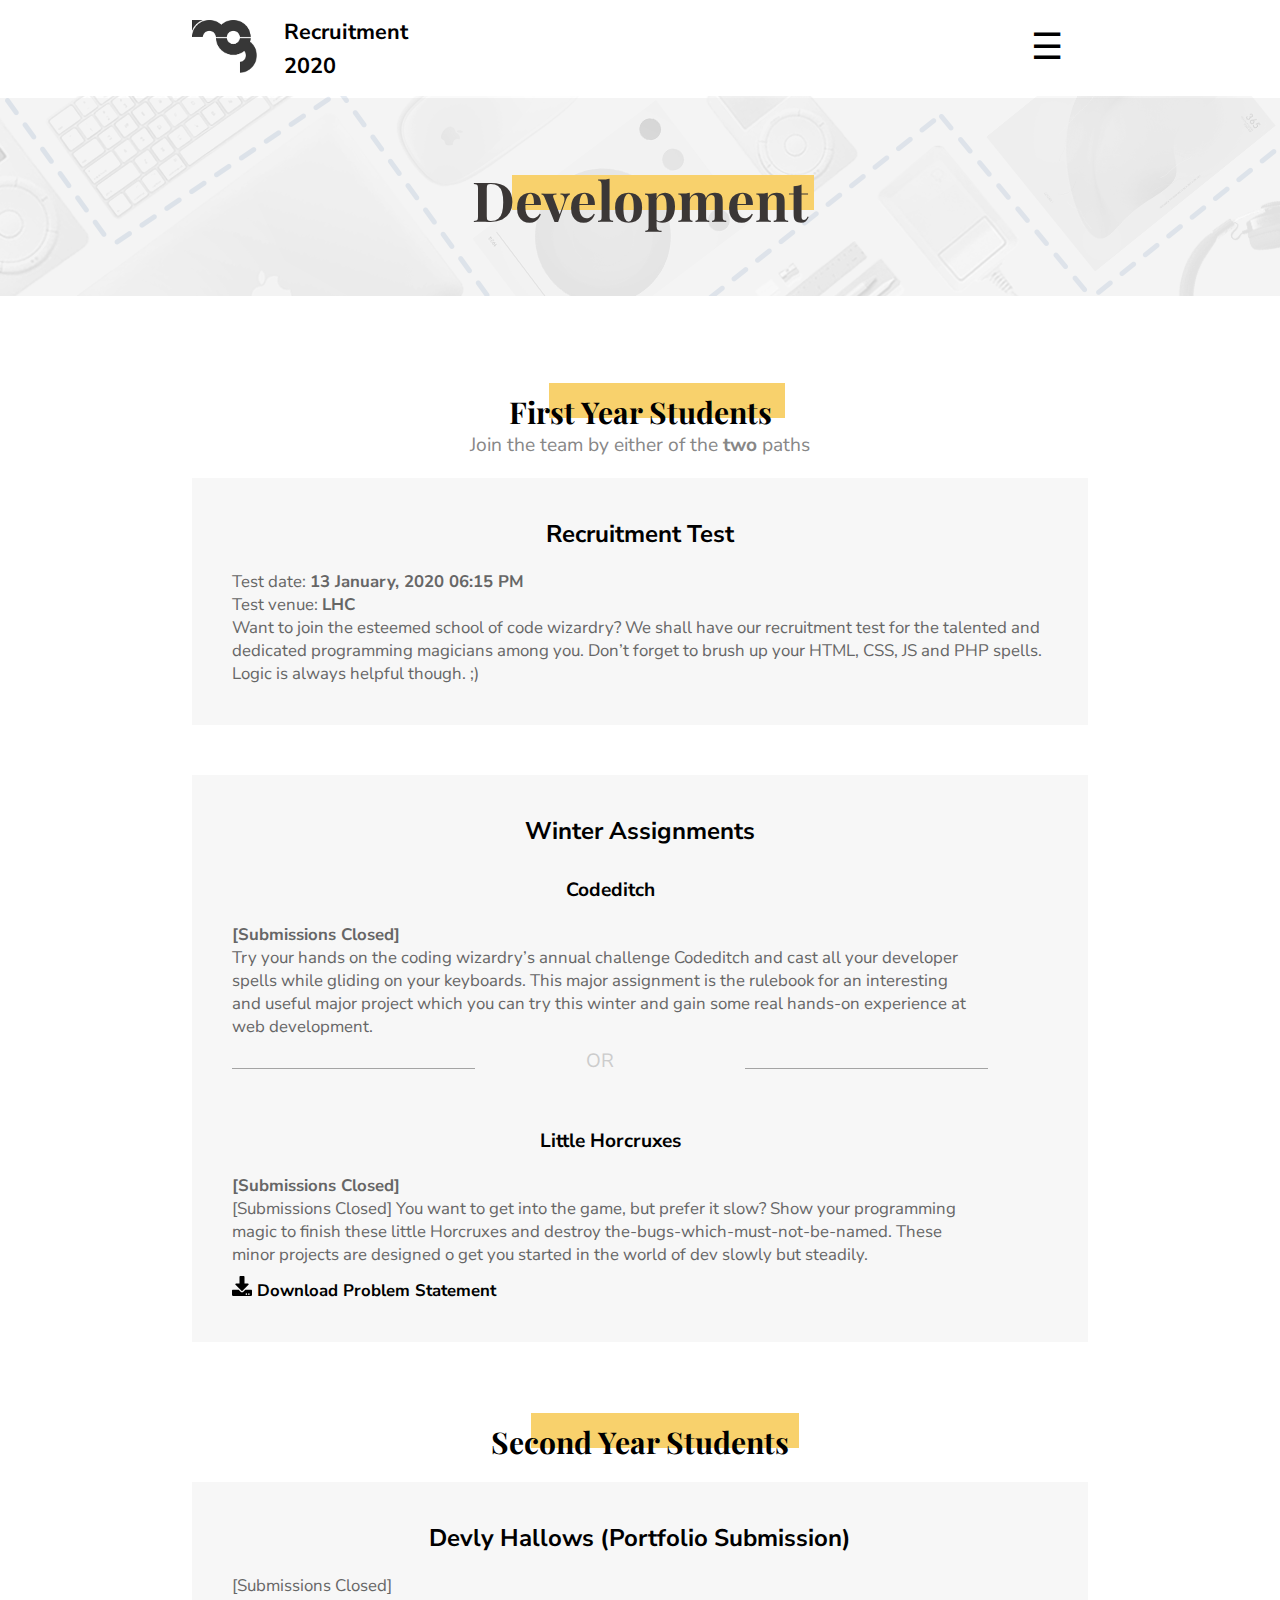
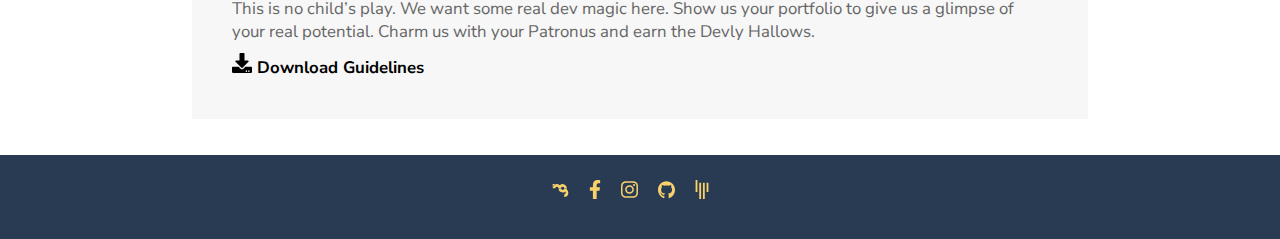
<file: development/index.html>
<!DOCTYPE html>
<html lang="en" dir="ltr">

<head>
  <meta charset="utf-8">
  <title>IMG Recruitment 2020</title>
  <link rel="stylesheet" href="styles.css">
  <link href="https://fonts.googleapis.com/css?family=Nunito+Sans:400,700,900|Playfair+Display:700&display=swap" rel="stylesheet" />
  <link rel="icon" href="../photos/favicon.ico" type="image/ico" />
</head>

<body>
  <div id="mySidenav" class="sidenav">
    <a href="javascript:void(0)" class="closebtn" onclick="closeNav()">&times;</a>
    <a href="../main/index.html">Home</a>
    <a href="#">About Us</a>
    <a href="index.html">Development</a>
    <a href="#">Design</a>
  </div>
  <div class="navbar">
    <div class="logo">
      <div class="nav-img-logo">
        <img src="../photos/imglogo.png" alt="img-logo">
      </div>
      <div class="nav-recruitments">
        Recruitment
      </div>
      <div class="nav-2020">
        2020
      </div>
    </div>
    <div class="menu">
      <a href="../main/index.html" class="navlink">Home</a>
      <a href="#" class="navlink">About Us</a>
      <a href="index.html" class="navlink">Development</a>
      <a href="#" class="navlink">Design</a>
    </div>
    <div class="side-nav">
      <a href="javascript: void(0)" onclick="openNav()">&#9776;</a>
    </div>

  </div>
  <div class="page">
    <div class="page-heading">
      <h1 class="year-title">
        <div class="bg-box"></div>
        <div class="year">
          Development
        </div>
      </h1>
    </div>
    <div class="dev-main">
      <div class="dev-content">
        <div class="first-yr">
          <h1 class="year-title">
            <div class="bg-box"></div>
            <div class="year">
              First Year Students
            </div>
          </h1>
          <div class="year-description">
            Join the team by either of the <strong>two</strong> paths
          </div>
        </div>
        <div class="recruitment-test">
          <div class="method-container">
            <div class="method-heading">
              Recruitment Test
            </div>
            <div class="method-description">
              Test date: <strong>13 January, 2020 06:15 PM</strong> <br>
              Test venue: <strong>LHC</strong> <br>
              Want to join the esteemed school of code wizardry? We shall have our recruitment test for the talented and dedicated programming magicians among you. Don’t forget to brush up your HTML, CSS, JS and PHP spells. Logic is always helpful
              though. ;)
            </div>
          </div>
        </div>
        <div class="winter-assignments">
          <div class="method-container">
            <div class="method-heading">
              Winter Assignments
            </div>
            <div class="assignment-grid">
              <div class="assignment-choice-1">
                <div class="method-heading">
                  Codeditch
                </div>
                <div class="method-description">
                  <strong>[Submissions Closed]</strong> <br>
                  Try your hands on the coding wizardry’s annual challenge
                  Codeditch and cast all your developer spells while gliding
                  on your keyboards. This major assignment is the rulebook for
                  an interesting and useful major project which you can try this
                  winter and gain some real hands-on experience at web development.
                </div>
              </div>
              <div class="or">
                <div class="or-line-up"></div>
                <div class="or-or">
                  OR
                </div>
                <div class="or-line-down"></div>
              </div>
              <div class="assignment-choice-2">
                <div class="method-heading">
                  Little Horcruxes
                </div>
                <div class="method-description">
                  <strong>[Submissions Closed]</strong> <br>
                  [Submissions Closed]
                  You want to get into the game, but prefer it slow? Show your
                  programming magic to finish these little Horcruxes and destroy
                  the-bugs-which-must-not-be-named. These minor projects are designed
                  o get you started in the world of dev slowly but steadily.
                  <div class="download-btn">
                    <img class="download" src="../photos/download.svg" alt="download">
                    Download Problem Statement
                  </div>
                </div>
              </div>
            </div>
          </div>
        </div>
        <div class="second-yr">
          <h1 class="year-title">
            <div class="bg-box"></div>
            <div class="year">
              Second Year Students
            </div>
          </h1>
        </div>
        <div class="devly-hallows">
          <div class="method-container">
            <div class="method-heading">
              Devly Hallows (Portfolio Submission)
            </div>
            <div class="method-description">
              [Submissions Closed] <br>
              This is no child’s play. We want some real dev magic here. Show us your portfolio to give us a glimpse of your real potential. Charm us with your Patronus and earn the Devly Hallows.
              <div class="download-btn">
                <img class="download" src="../photos/download.svg" alt="download">
                Download Guidelines
              </div>
            </div>
          </div>

        </div>
      </div>
    </div>
    <div class="footer">
      <div class="footer-social">
        <a href="#"><img src="../photos/social_icons/website.svg" alt="img"></a>
        <a href="#"><img src="../photos/social_icons/fb.svg" alt="" class="fb"></a>
        <a href="#"><img src="../photos/social_icons/instagram.svg" alt=""></a>
        <a href="#"><img src="../photos/social_icons/github.svg" alt=""></a>
        <a href="#"><img src="../photos/social_icons/gitter.svg" alt="" class="gitter"></a>
      </div>
      <div class="footer-links">
        <a href="#">ABOUT US</a>
        <a href="index.html">DEVELOPMENT</a>
        <a href="#">DESIGN</a>
      </div>
    </div>

  </div>
  <script type="text/javascript">
    window.onscroll = function() {
      box_shadow();
    }
    var navbar = document.querySelector(".navbar");

    function box_shadow() {
      if (window.pageYOffset > 0) {
        navbar.classList.add("box-shadow");
      } else {
        navbar.classList.remove("box-shadow");
      }
    }

    function openNav() {
      document.querySelector("#mySidenav").style.width = "350px";
    }

    function closeNav() {
      document.querySelector("#mySidenav").style.width = "0";
    }

  </script>
</body>


</html>
</file>
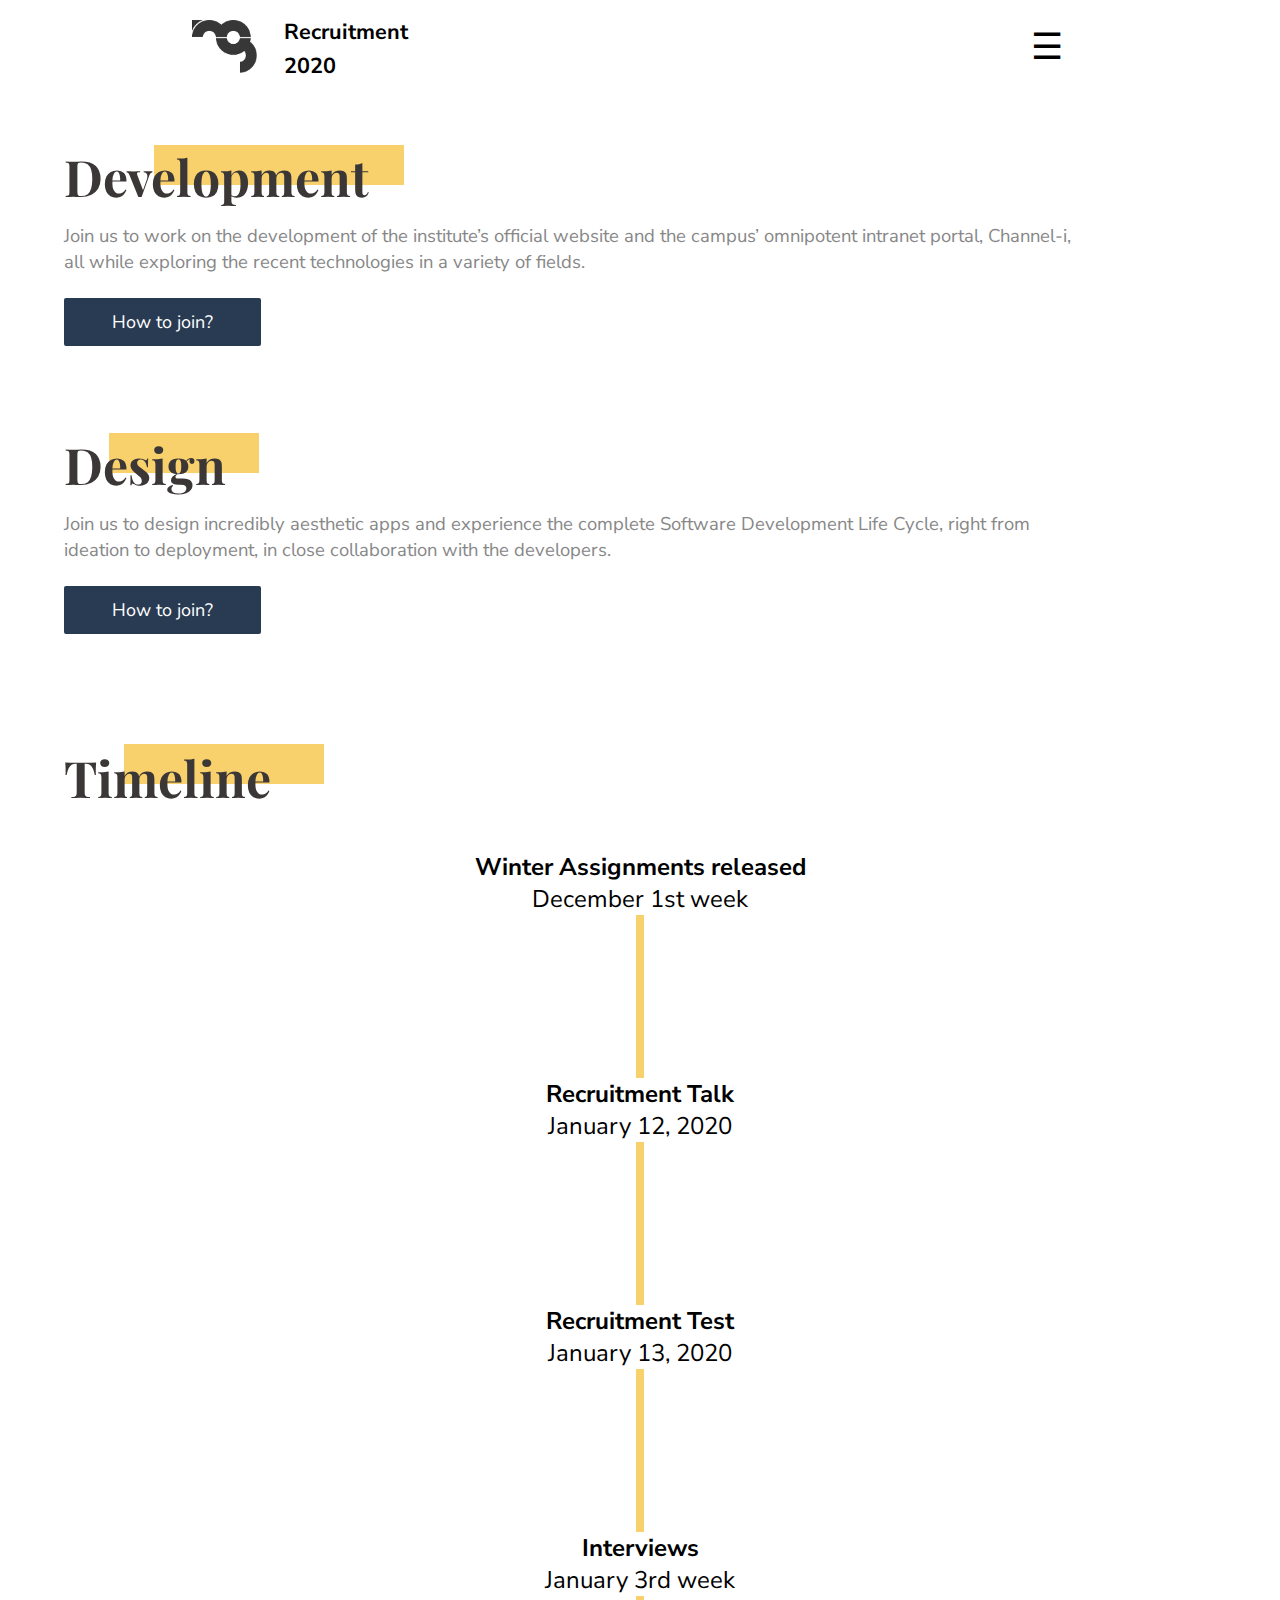
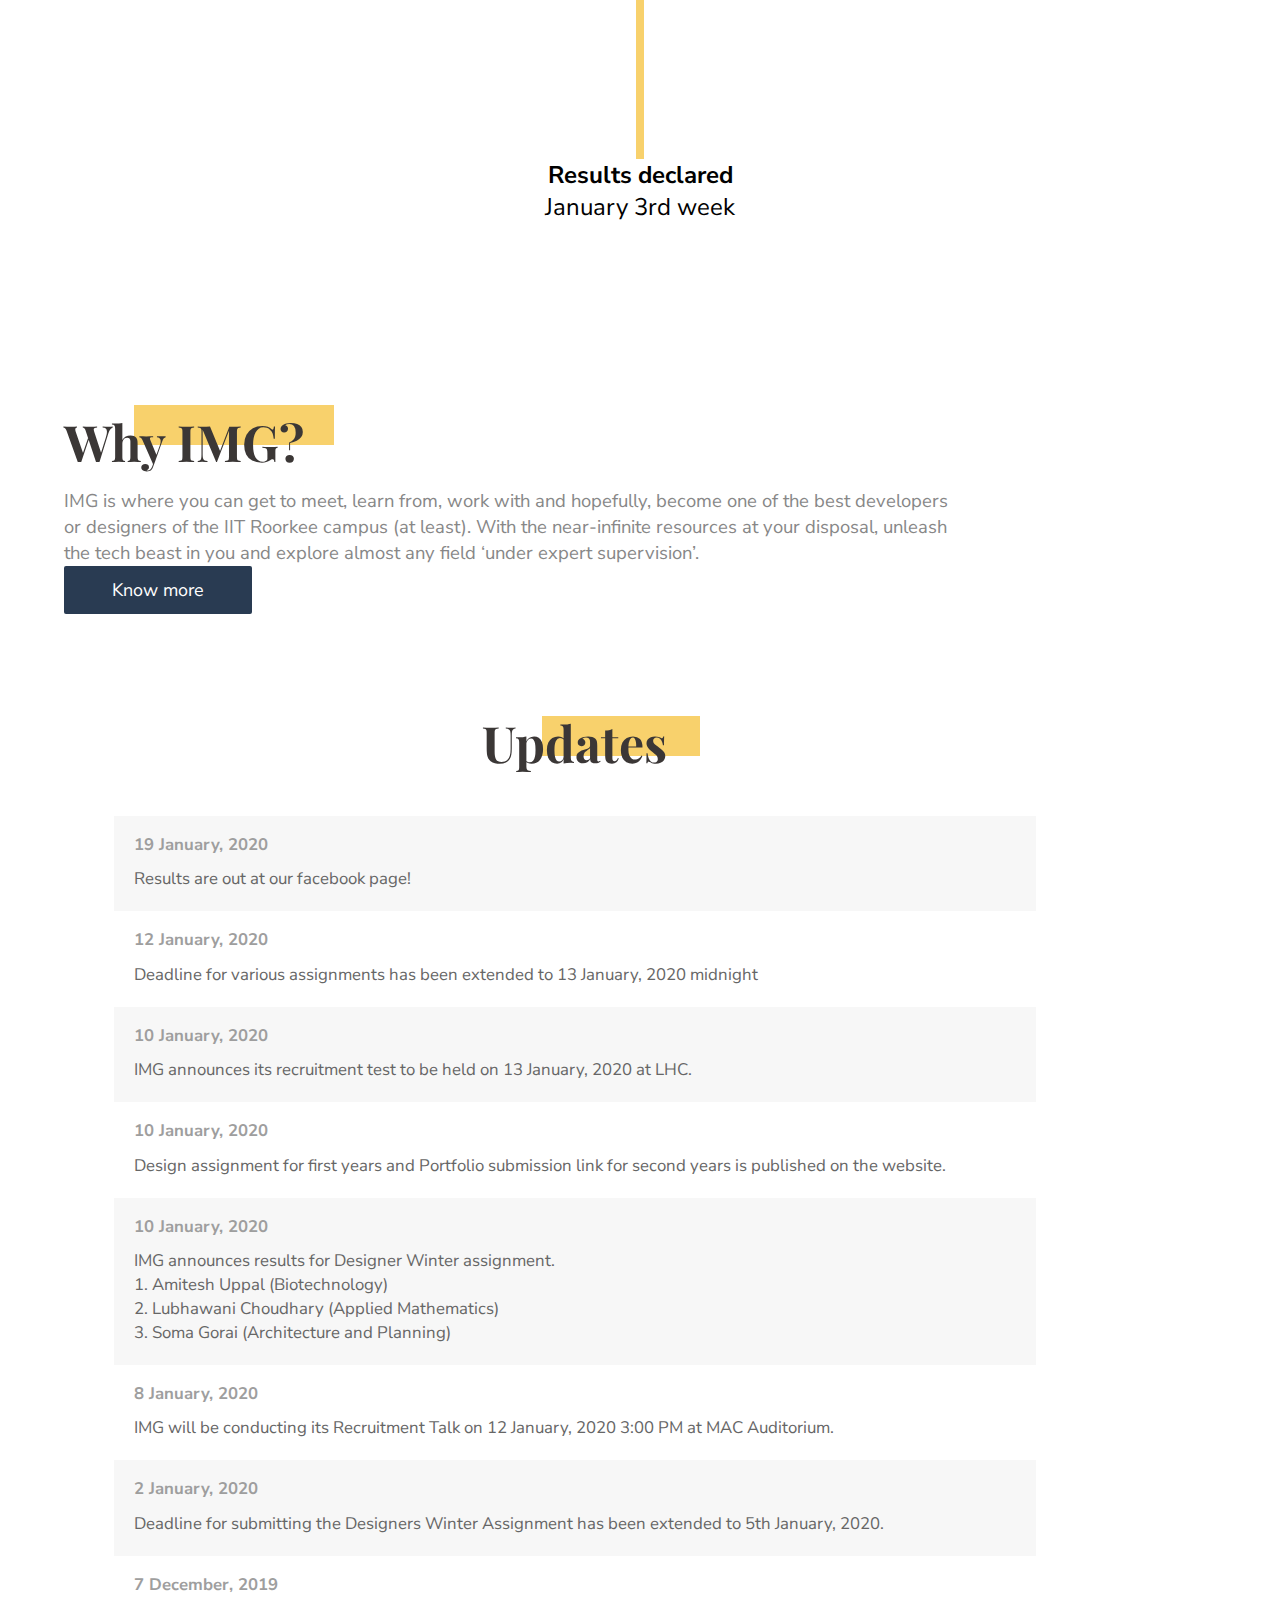
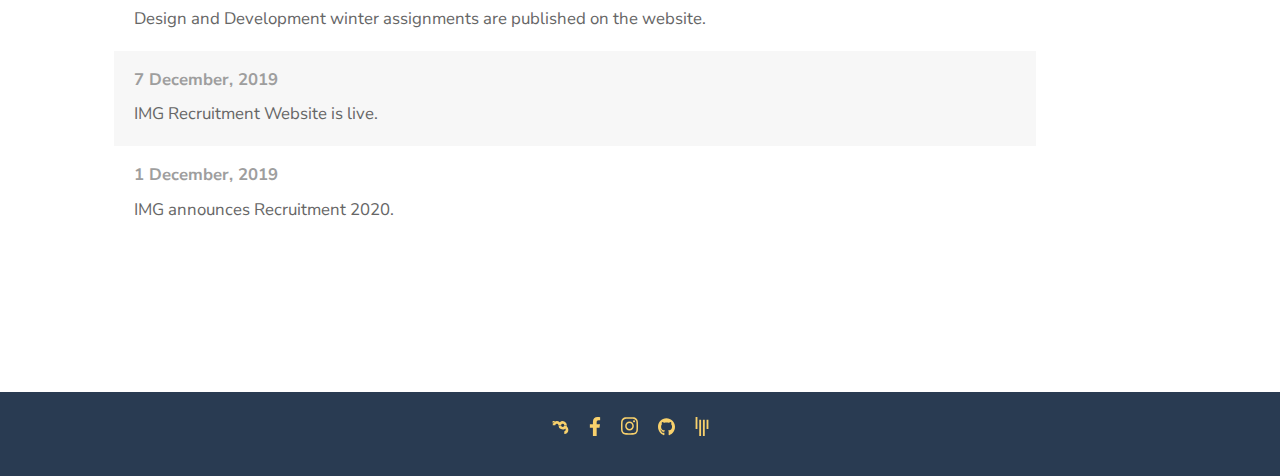
<file: main/index.html>
<!DOCTYPE html>
<html lang="en" dir="ltr">

<head>
  <meta charset="utf-8">
  <title>IMG Recruitment 2020</title>
  <link rel="stylesheet" href="styles.css">
  <link href="https://fonts.googleapis.com/css?family=Nunito+Sans:400,700,900|Playfair+Display:700&display=swap" rel="stylesheet" />
  <link rel="icon" href="../photos/favicon.ico" type="image/ico" />
</head>

<body>
  <div id="mySidenav" class="sidenav">
    <a href="javascript:void(0)" class="closebtn" onclick="closeNav()">&times;</a>
    <a href="index.html">Home</a>
    <a href="#">About Us</a>
    <a href="../development/index.html">Development</a>
    <a href="#">Design</a>
  </div>
  <div class="navbar">
    <div class="logo">
      <div class="nav-img-logo">
        <img src="../photos/imglogo.png" alt="img-logo">
      </div>
      <div class="nav-recruitments">
        Recruitment
      </div>
      <div class="nav-2020">
        2020
      </div>
    </div>
    <div class="menu">
      <a href="./index.html" class="navlink">Home</a>
      <a href="#" class="navlink">About Us</a>
      <a href="../development/index.html" class="navlink">Development</a>
      <a href="#" class="navlink">Design</a>
    </div>
    <div class="side-nav">
      <a href="javascript: void(0)" onclick="openNav()">&#9776;</a>
    </div>

  </div>
  <div class="page">
    <div class="main">
      <div class="content">
        <div class="dev-or-des">
          <div class="dev-or-des-illustration">
            <img src="../photos/main_illustration.png" alt="main_illustration">
          </div>
          <div class="designers">
            <h1 class="container-heading">
              <div class="heading-box"></div>
              <div class="heading-text">Design</div>
            </h1>
            <div class="dev-or-des-content">
              Join us to design incredibly aesthetic apps and experience the
              complete Software Development Life Cycle, right from ideation to
              deployment, in close collaboration with the developers.
            </div>
            <div class="dev-or-des-button">
              <button type="button" name="button" class="button">How to join?</button>
            </div>
          </div>
          <div class="developers">
            <h1 class="container-heading">
              <div class="heading-box"></div>
              <div class="heading-text">Development</div>
            </h1>
            <div class="dev-or-des-content">
              Join us to work on the development of the institute’s official
              website and the campus’ omnipotent intranet portal, Channel-i,
              all while exploring the recent technologies in a variety of fields.
            </div>
            <div class="dev-or-des-button">
              <button type="button" name="button">How to join?</button>
            </div>
          </div>
        </div>
        <div class="timeline">
          <h1 class="container-heading">
            <div class="heading-box"></div>
            <div class="heading-text">Timeline</div>
          </h1>
          <div class="timeline-timeline-sm">
            <div class="event-sm">
              <div class="event-title-sm">
                Winter Assignments released
              </div>
              <div class="event-date-sm">
                December 1st week
              </div>
            </div>
            <div class="event-complete">

            </div>
            <div class="event-sm">
              <div class="event-title-sm">
                Recruitment Talk
              </div>
              <div class="event-date-sm">
                January 12, 2020
              </div>
            </div>
            <div class="event-complete">

            </div>
            <div class="event-sm">
              <div class="event-title-sm">
                Recruitment Test
              </div>
              <div class="event-date-sm">
                January 13, 2020
              </div>
            </div>
            <div class="event-complete">

            </div>
            <div class="event-sm">
              <div class="event-title-sm">
                Interviews
              </div>
              <div class="event-date-sm">
                January 3rd week
              </div>
            </div>
            <div class="event-complete">

            </div>
            <div class="event-sm">
              <div class="event-title-sm">
                Results declared
              </div>
              <div class="event-date-sm">
                January 3rd week
              </div>
            </div>
          </div>
          <div class="timeline-timeline">
            <div class="upper-events">
              <div class="event">
                <div class="event-illustration">
                  <img src="../photos/event_icons/1_done.png" alt="1_done">
                </div>
                <div class="event-title">
                  Winter Assignments released
                </div>
                <div class="event-date">
                  December 1st week
                </div>
              </div>
              <div class="event">
                <div class="event-illustration">
                  <img src="../photos/event_icons/3_done.png" alt="1_done">
                </div>
                <div class="event-title">
                  Recruitment Test
                </div>
                <div class="event-date">
                  January 13, 2020
                </div>
              </div>
              <div class="event">
                <div class="event-illustration">
                  <img src="../photos/event_icons/5_done.png" alt="1_done">
                </div>
                <div class="event-title">
                  Results declared
                </div>
                <div class="event-date">
                  January 3rd week
                </div>
              </div>
            </div>
            <div class="middle-line">

            </div>
            <div class="lower-events">
              <div class="event">
                <div class="event-illustration">
                  <img src="../photos/event_icons/2_done.png" alt="1_done">
                </div>
                <div class="event-title">
                  Recruitment Talk
                </div>
                <div class="event-date">
                  January 12, 2020
                </div>
              </div>
              <div class="event">
                <div class="event-illustration">
                  <img src="../photos/event_icons/4_done.png" alt="1_done">
                </div>
                <div class="event-title">
                  Interviews
                </div>
                <div class="event-date">
                  January 3rd week
                </div>
              </div>
            </div>

          </div>
        </div>
        <div class="why-img">
          <div class="container-heading">
            <div class="heading-box"></div>
            <div class="heading-text">Why IMG?</div>
          </div>
          <div class="why-img-content">
            IMG is where you can get to meet, learn from, work with and
            hopefully, become one of the best developers or designers of
            the IIT Roorkee campus (at least). With the near-infinite resources
            at your disposal, unleash the tech beast in you and explore almost any
            field ‘under expert supervision’.
          </div>
          <div class="why-img-illustration">
            <img src="../photos/why_img_illustration.png" alt="why-img">
          </div>
          <div class="why-img-button">
            <button type="button" name="button">Know more</button>
          </div>
        </div>
        <div class="updates">
          <h1 class="container-heading">
            <div class="heading-box"></div>
            <div class="heading-text">Updates</div>
          </h1>
          <div class="update-item">
            <div class="update-item-heading">
              19 January, 2020
            </div>
            <div class="update-item-content">
              Results are out at our facebook page!
            </div>
          </div>
          <div class="update-item">
            <div class="update-item-heading">
              12 January, 2020
            </div>
            <div class="update-item-content">
              Deadline for various assignments has been extended to 13 January, 2020 midnight
            </div>
          </div>
          <div class="update-item">
            <div class="update-item-heading">
              10 January, 2020
            </div>
            <div class="update-item-content">
              IMG announces its recruitment test to be held on 13 January, 2020 at LHC.
            </div>
          </div>
          <div class="update-item">
            <div class="update-item-heading">
              10 January, 2020
            </div>
            <div class="update-item-content">
              Design assignment for first years and Portfolio submission link for second years is published on the website.
            </div>
          </div>
          <div class="update-item">
            <div class="update-item-heading">
              10 January, 2020
            </div>
            <div class="update-item-content">
              IMG announces results for Designer Winter assignment. <br>
              1. Amitesh Uppal (Biotechnology) <br>
              2. Lubhawani Choudhary (Applied Mathematics) <br>
              3. Soma Gorai (Architecture and Planning)
            </div>
          </div>
          <div class="update-item">
            <div class="update-item-heading">
              8 January, 2020
            </div>
            <div class="update-item-content">
              IMG will be conducting its Recruitment Talk on 12 January, 2020 3:00 PM at MAC Auditorium.
            </div>
          </div>
          <div class="update-item">
            <div class="update-item-heading">
              2 January, 2020
            </div>
            <div class="update-item-content">
              Deadline for submitting the Designers Winter Assignment has been extended to 5th January, 2020.
            </div>
          </div>
          <div class="update-item">
            <div class="update-item-heading">
              7 December, 2019
            </div>
            <div class="update-item-content">
              Design and Development winter assignments are published on the website.
            </div>
          </div>
          <div class="update-item">
            <div class="update-item-heading">
              7 December, 2019
            </div>
            <div class="update-item-content">
              IMG Recruitment Website is live.
            </div>
          </div>
          <div class="update-item">
            <div class="update-item-heading">
              1 December, 2019
            </div>
            <div class="update-item-content">
              IMG announces Recruitment 2020.
            </div>
          </div>


        </div>

      </div>
    </div>
    <div class="footer">
      <div class="footer-social">
        <a href="#"><img src="../photos/social_icons/website.svg" alt="img"></a>
        <a href="#"><img src="../photos/social_icons/fb.svg" alt="" class="fb"></a>
        <a href="#"><img src="../photos/social_icons/instagram.svg" alt=""></a>
        <a href="#"><img src="../photos/social_icons/github.svg" alt=""></a>
        <a href="#"><img src="../photos/social_icons/gitter.svg" alt="" class="gitter"></a>
      </div>
      <div class="footer-links">
        <a href="#">ABOUT US</a>
        <a href="../development/index.html">DEVELOPMENT</a>
        <a href="#">DESIGN</a>
      </div>
    </div>

  </div>
  <script type="text/javascript">
    window.onscroll = function() {
      box_shadow();
    }
    var navbar = document.querySelector(".navbar");

    function box_shadow() {
      if (window.pageYOffset > 0) {
        navbar.classList.add("box-shadow");
      } else {
        navbar.classList.remove("box-shadow");
      }
    }

    function openNav() {
      document.querySelector("#mySidenav").style.width = "350px";
    }

    function closeNav() {
      document.querySelector("#mySidenav").style.width = "0";
    }
  </script>
</body>


</html>
</file>
<file: development/styles.css>
:root {
  font-size: 24px;
  font-family: Nunito Sans;
  font-style: normal;
  font-weight: normal;
}

body {
  margin: 0;
}

h1 {
  padding: 0;
  margin: 0;
}

.page {
  position: relative;
  min-height: 97.5vh;
}

.main {
  display: grid;
  grid-template: auto auto auto auto auto / 15% auto auto 15%;
  margin-top: 4.5em;
  padding-bottom: 3.5em;
}

.sidenav {
  height: 100%;
  width: 0;
  position: fixed;
  z-index: 11;
  top: 0;
  right: 0;
  background-color: rgb(41, 59, 82);
  overflow-x: hidden;
  transition: 0.1s;
  padding-top: 60px;
  margin-top: 4em;
}

.sidenav a {
  padding: 8px 8px 8px 32px;
  text-decoration: none;
  font-size: 1.5em;
  color: #FFFFFF;
  display: block;
  transition: 0.3s;
  text-transform: uppercase;
  margin-top: 20px;
}

.sidenav a:nth-child(4) {
  color: #f8d16c
}


.sidenav .closebtn {
  position: absolute;
  top: 0;
  right: 35px;
  font-size: 60px;
  margin-left: 50px;
}

.navbar {
  position: fixed;
  top: 0;
  height: 4em;
  width: 100%;
  background-color: #FFF;
  display: grid;
  grid-template: auto auto auto / 15% 1fr 2fr 15%;
  z-index: 10;
  transition: all 0.3s linear;
}

.box-shadow {
  box-shadow: 0 -1px 20px rgba(0, 0, 0, 0.1);
}

.logo {
  grid-area: 2 / 2 / span 1 / span 1;
  background-color: #FFF;
  width: auto;
  padding-top: 12px;
  display: grid;
  grid-template: auto auto / auto auto 25vh;
}

.nav-img-logo {
  grid-area: 1 / 1 / span 2 / span 1;
  width: 70px;
}

.nav-img-logo>img {
  display: inline-block;
  width: 65px;
}

.nav-recruitments {
  grid-area: 1 / 2 / span 1 / span 1;
  font-weight: bold;
  font-size: 0.9em;
  line-height: 1rem;
  margin-left: 1em;
  color: #000000;
  position: relative;
}

.nav-2020 {
  grid-area: 2 / 2 / span 1 / span 1;
  font-weight: bold;
  font-size: 0.9em;
  line-height: 1rem;
  margin-left: 1em;
  color: #000000;
}

.menu {
  grid-area: 2 / 3 / span 1 / span 1;
  background-color: #FFF;
  text-align: right;
  position: relative;
  top:
}

.side-nav {
  display: none;
  grid-area: 2 / 3 / span 1 / span 1;
  text-align: right;
  margin-top: 15px;
  margin-right: 25px;
  font-size: 1.5em;
}

.side-nav>a {
  text-decoration: none;
  font-size: 1em;
  color: #000000;
}

.navlink {
  font-size: 0.6em;
  line-height: 0.67rem;
  color: #3B3736;
  text-decoration: none;
  text-transform: uppercase;
  margin: 0 20px;
  position: relative;
  top: 25px;
}

.navlink:nth-child(3) {
  font-weight: 900;
}

.content {
  background-color: #FFFFFF;
  grid-area: 2 / 2 / span 4 / span 2;
  display: grid;
  grid-template: auto auto auto auto / auto;
}

.container-heading {
  grid-area: 1 / 1 / span 1 / span 1;
  position: relative;
  display: inline-block;
  font-family: Playfair Display;
  font-weight: bold;
  font-size: 50px;
  color: #3B3736;
  margin-top: 0.7em;
}

.heading-text {
  position: relative;
  z-index: 2;
}

.heading-box {
  background: #F8D16C;
  position: absolute;
  height: 40px;
  left: 60px;
  bottom: 20px;
  z-index: 1;
}

button {
  font-family: Nunito Sans;
  font-weight: normal;
  background: #293B52;
  color: #ffffff;
  border: none;
  padding: 0.5rem 2rem;
  cursor: pointer;
  font-size: 0.75rem;
  user-select: none;
  border-radius: 2px;
}

.dev-or-des {
  grid-area: 1 / 1 / span 1 / span 1;
  display: grid;
  grid-template: auto auto / auto auto;
  grid-gap: 30px;
  grid-column-gap: 10vw;
  grid-row-gap: 50px;
  margin-bottom: 75px;
}

.dev-or-des-illustration {
  grid-area: 1 / 1 / span 3 / span 1;
  padding: 30px;
}

.dev-or-des-illustration>img {
  margin-top: 70px;
  width: 450px;
  height: 500px;
}

.developers {
  grid-area: 2 / 2 / span 1 / span 1;
  display: grid;
  grid-template: auto auto auto / auto;
}

.developers .heading-box {
  left: 90px;
  width: 250px;
  bottom: 25px;
}

.designers {
  grid-area: 1 / 2 / span 1 / span 1;
  display: grid;
  grid-template: auto auto auto / auto;
}

.designers .heading-box {
  left: 45px;
  width: 150px;
  bottom: 25px;
}


.dev-or-des-content {
  grid-area: 2 / 1 / span 1 / span 1;
  font-family: Nunito Sans;
  font-weight: normal;
  font-size: 0.77em;
  color: #878787;
  margin-top: 0.7em;
  margin-bottom: 1.25em
}

.dev-or-des-button {
  grid-area: 3 / 1 / span 1 / span 1;
}

.timeline {
  grid-area: 2 / 1 / span 1 / span 1;
  display: grid;
  grid-template: auto auto / auto;
  margin-bottom: 150px;
}

.timeline .heading-box {
  width: 200px;
  bottom: 20px;
}

.timeline img {
  width: 80px;
}

.timeline-timeline {
  grid-area: 2 / 1 / span 1 / span 1;
  display: grid;
  grid-template: auto auto / auto;
  margin-top: 40px;
}

.timeline-timeline-sm {
  margin-top: 40px;
  grid-area: 2 / 1 / span 1 / span 1;
  display: none;
  text-align: center;
}

.event-title-sm {
  font-weight: 700;
}

.event-complete {
  height: 80px;
  width: 5px;
  background-color: #F8D16C;
  display: block;
  margin: 0 auto;
}

.upper-events {
  grid-area: 1 / 1 /span 1 /span 1;
  display: flex;
  justify-content: space-between;
  position: relative;
  top: 10px;
}

.middle-line {
  grid-area: 2 / 1 / span 1 / span 1;
  width: 100%;
  height: 4px;
  background: #f8d16c;
}

.lower-events {
  grid-area: 3 / 1 / span 1 / span 1;
  display: flex;
  justify-content: space-around;
}

.event {
  display: grid;
  grid-template: auto auto / auto auto;
  position: relative;
  bottom: 2px;
}

.event-illustration {
  grid-area: 1 / 1 / span 2 / span 1;
}

.event-title {
  grid-area: 1 / 2 / span 1 / span 1;
  font-family: Nunito Sans;
  font-weight: bold;
  font-size: 0.7em;
  color: #000000;
  position: relative;
  top: 20px;
  left: 10px;
}

.event-date {
  grid-area: 2 / 2 / span 1 / span 1;
  font-family: Nunito Sans;
  font-weight: normal;
  font-size: 0.7em;
  color: #000000;
  position: relative;
  left: 10px;
}

.why-img {
  grid-area: 3 / 1 / span 1 / span 1;
  display: grid;
  grid-template: auto auto auto / auto auto;
  grid-column-gap: 250px;
  margin-bottom: 60px;
}

.why-img .heading-box {
  left: 70px;
  width: 200px;
  bottom: 60px;
}

.why-img-content {
  grid-area: 2 / 1 / span 1 / span 1;
  font-family: Nunito Sans;
  font-weight: normal;
  font-size: 0.77em;
  color: #878787;
  margin-top: 0.7em;
  margin-bottom: 0px;
}

.why-img-button {
  grid-area: 3 / 1 / span 1 / span 1;
}

.why-img-illustration {
  grid-area: 1 / 2 / span 3 / span 1;
  padding: 10px;
  padding-right: 30px;
}

.why-img-illustration>img {
  height: 350px;
  width: 300px;
}

.updates {
  grid-area: 4 / 1 / span 1 / span 1;
  margin-bottom: 150px;
  text-align: center;
}

.updates .update-item {
  text-align: left;
}

.updates .container-heading {
  margin-bottom: 40px;
}

.updates .heading-box {
  width: 85%;
}

.update-item {
  display: grid;
  grid-template: auto auto / auto;
  grid-gap: 5px;
  padding: 20px 200px;
}

.update-item:nth-child(even) {
  background: #f7f7f7;
}

.update-item-heading {
  grid-area: 1 / 1 / span 1 / span 1;
  font-family: Nunito Sans;
  font-weight: bold;
  font-size: 0.8em;
  line-height: 0.75rem;
  color: #9e9e9e;
}

.update-item-content {
  grid-area: 2 / 1 / span 1 / span 1;
  font-family: Nunito Sans;
  font-weight: normal;
  font-size: 0.8em;
  line-height: 1rem;
  color: #666666;
  margin-top: 0.5em;
}

.footer {
  position: absolute;
  bottom: 0;
  width: 100%;
  height: 3em;
  display: grid;
  grid-template: auto auto auto / 15% auto auto 15%;
  min-height: 3.5em;
  background: #293B52;
}

.footer-social {
  grid-area: 2 / 2 / span 1 / span 1;
  display: flex;
  margin-top: 20px;
}

.footer img {
  width: 17px;
  margin-right: 20px;
}

.footer .fb {
  width: 12px;
}

.footer .gitter {
  width: 14px;
}

.footer-links {
  grid-area: 2 / 3 / span 1 / span 1;
  text-align: right;
  margin-top: 20px;
}

.footer-links a {
  text-decoration: none;
  color: #F8D16C;
  font-size: 0.6em;
  margin-right: 30px;
}

/* development webpage specific */
.page-heading {
  margin: 4em 0;
  height: 200px;
  background: url(../photos/banner.png);
  text-align: center;
}

.page-heading>.year-title {
  margin-top: 1.2em;
  font-size: 2.3em;
  color: #3B3736;
}

.dev-main {
  display: grid;
  grid-template: auto / 15% auto 15%;
  padding-bottom: 5em;
}

.dev-content {
  grid-area: 1 / 2 / span 1 / span 1;
  display: grid;
  grid-template: auto auto auto auto auto / auto;
}

.download-btn {
  margin-top: 10px;
  font-weight: 700;
  color: #000000;
}

.download-btn>img {
  width: 20px;
}

.year-title {
  position: relative;
  display: inline-block;
  font-family: Playfair Display;
  font-weight: bold;
  font-size: 1.25em;
  color: #000000;
  user-select: none;
}

.bg-box {
  background: #F8D16C;
  position: absolute;
  width: 90%;
  height: 35px;
  left: 40px;
  bottom: 35%;
  z-index: 1;
}

.year {
  position: relative;
  z-index: 2;
}

.year-description {
  color: #878787;
  font-size: 0.8em;
}

.first-yr {
  grid-area: 1 / 1 / span 1 / span 1;
}

.recruitment-test {
  grid-area: 2 / 1 / span 1 / span 1;
  background-color: #F7F7F7;
  margin-top: 20px;
}

.method-container {
  margin: 40px;
}

.method-heading {
  font-weight: 700;
  font-size: 1em;
}

.method-description {
  margin-top: 20px;
  font-family: Nunito Sans;
  font-size: 0.7em;
  color: #666666;
}

.winter-assignments {
  margin-top: 50px;
  grid-area: 3 / 1 / span 1 / span 1;
  background-color: #F7F7F7;
}

.assignment-grid {
  display: grid;
  grid-template: auto 60px auto / auto 60px auto;
}

.assignment-choice-1 {
  grid-area: 1 / 1 / span 1 / span 1;
}

.or {
  grid-area: 1 / 2 / span 1 / span 1;
  display: grid;
  grid-template: auto auto auto / auto auto auto;
  margin-left: 15px;
}

.or-line-up {
  grid-area: 1 / 1 / span 1 / span 1;
  width: 1px;
  background-color: #A4A4A4;
  height: auto;
}

.or-or {
  grid-area: 2 / 1 / span 1 / span 1;
  padding: 5px 0;
  color: #CCCCCC;
  font-size: 0.8em;
  position: relative;
  top: 35px;
  right: 10px;
}

.or-line-down {
  grid-area: 3 / 1 / span 1 / span 1;
  width: 1px;
  background: #A4A4A4;
  height: auto;
}

.assignment-choice-2 {
  grid-area: 1 / 3 / span 1 / span 1;
}

.assignment-grid .method-heading {
  font-size: 0.8em;
  margin-top: 30px;
}

.assignment-grid .method-description {
  padding-right: 15px;
}


.second-yr {
  margin-top: 80px;
  margin-bottom: 20px;
  grid-area: 4 / 1 / span 1 / span 1;
}

.devly-hallows {
  background-color: #F7F7F7;
  grid-area: 5 / 1 / span 1 / span 1;
}

/* media queries */
@media (max-width: 1500px) {
  .dev-or-des-illustration, .why-img-illustration, .timeline-timeline {
    display: none;
  }

  .developers {
    grid-area: 1 / 1 / span 1 / span 1;
  }

  .designers {
    grid-area: 2 / 1 / span 1 / span 1;
  }

  .timeline-timeline-sm {
    display: inline-block;
  }
}

@media (max-width: 1350px) {
  .menu {
    display: none;
  }

  .side-nav {
    display: inline;
  }

  .assignment-choice-1 {
    grid-area: 1 / 1 / span 1 / span 1;
  }

  .or {
    grid-area: 2 / 1 / span 1 / span 1;
    display: grid;
    margin: 15px 0;
  }

  .or-line-up {
    grid-area: 1 / 1 / span 1 / span 1;
    height: 1px;
    width: 100%;
    background-color: #A4A4A4;
    position: relative;
    top: 15px;
  }

  .or-or {
    grid-area: 1 / 2 / span 1 / span 1;
    padding: 5px 0;
    color: #CCCCCC;
    font-size: 0.8em;
    text-align: center;
    position: relative;
    top: -10px;
  }

  .or-line-down {
    grid-area: 1 / 3 / span 1 / span 1;
    height: 1px;
    background: #A4A4A4;
    width: 100%;
    position: relative;
    top: 15px;
  }

  .assignment-choice-2 {
    grid-area: 3 / 1 / span 1 / span 1;
  }

  .first-yr, .second-yr, .method-heading {
    text-align: center;
  }

  .footer {
    display: flex;
    justify-content: center;
  }

  .footer-links {
    display: none;
  }
}
</file>
<file: main/styles.css>
:root {
  font-size: 24px;
  font-family: Nunito Sans;
  font-style: normal;
  font-weight: normal;
}

body {
  margin: 0;
}

h1 {
  padding: 0;
  margin: 0;
}

.page {
  position: relative;
  min-height: 97.5vh;
}

.main {
  display: grid;
  grid-template: auto auto auto auto auto / 15% auto auto 15%;
  margin-top: 4.5em;
  padding-bottom: 3.5em;
}

.sidenav {
  height: 100%;
  width: 0;
  position: fixed;
  z-index: 11;
  top: 0;
  right: 0;
  background-color: rgb(41, 59, 82);
  overflow-x: hidden;
  transition: 0.1s;
  padding-top: 60px;
  margin-top: 4em;
}

.sidenav a {
  padding: 8px 8px 8px 32px;
  text-decoration: none;
  font-size: 1.5em;
  color: #FFFFFF;
  display: block;
  text-transform: uppercase;
  margin-top: 20px;
}

.sidenav a:nth-child(2) {
  color: #f8d16c
}

.sidenav .closebtn {
  position: absolute;
  top: 0;
  right: 35px;
  font-size: 60px;
  margin-left: 50px;
}

.navbar {
  position: fixed;
  top: 0;
  height: 4em;
  width: 100%;
  background-color: #FFF;
  display: grid;
  grid-template: auto auto auto / 15% 1fr 2fr 15%;
  z-index: 10;
  transition: all 0.3s linear;
}

.box-shadow {
  box-shadow: 0 -1px 20px rgba(0, 0, 0, 0.1);
}

.logo {
  grid-area: 2 / 2 / span 1 / span 1;
  background-color: #FFF;
  width: auto;
  padding-top: 12px;
  display: grid;
  grid-template: auto auto / auto auto 25vh;
}

.nav-img-logo {
  grid-area: 1 / 1 / span 2 / span 1;
  width: 70px;
}

.nav-img-logo>img {
  display: inline-block;
  width: 65px;
}

.nav-recruitments {
  grid-area: 1 / 2 / span 1 / span 1;
  font-weight: bold;
  font-size: 0.9em;
  line-height: 1rem;
  margin-left: 1em;
  color: #000000;
  position: relative;
}

.nav-2020 {
  grid-area: 2 / 2 / span 1 / span 1;
  font-weight: bold;
  font-size: 0.9em;
  line-height: 1rem;
  margin-left: 1em;
  color: #000000;
}

.menu {
  grid-area: 2 / 3 / span 1 / span 1;
  background-color: #FFF;
  text-align: right;
  position: relative;
  top:
}

.side-nav {
  display: none;
  grid-area: 2 / 3 / span 1 / span 1;
  text-align: right;
  margin-top: 15px;
  margin-right: 25px;
  font-size: 1.5em;
}

.side-nav>a {
  text-decoration: none;
  font-size: 1em;
  color: #000000;
}

.navlink {
  font-size: 0.6em;
  line-height: 0.67rem;
  color: #3B3736;
  text-decoration: none;
  text-transform: uppercase;
  margin: 0 20px;
  position: relative;
  top: 25px;
}

.navlink:nth-child(1) {
  font-weight: 900;
}

.content {
  background-color: #FFFFFF;
  grid-area: 2 / 2 / span 4 / span 2;
  display: grid;
  grid-template: auto auto auto auto / auto;
}

.container-heading {
  grid-area: 1 / 1 / span 1 / span 1;
  position: relative;
  display: inline-block;
  font-family: Playfair Display;
  font-weight: bold;
  font-size: 50px;
  color: #3B3736;
  margin-top: 0.7em;
}

.heading-text {
  position: relative;
  z-index: 2;
}

.heading-box {
  background: #F8D16C;
  position: absolute;
  height: 40px;
  left: 60px;
  bottom: 20px;
  z-index: 1;
}

button {
  font-family: Nunito Sans;
  font-weight: normal;
  background: #293B52;
  color: #ffffff;
  border: none;
  padding: 0.5rem 2rem;
  cursor: pointer;
  font-size: 0.75rem;
  user-select: none;
  border-radius: 2px;
}

.dev-or-des {
  grid-area: 1 / 1 / span 1 / span 1;
  display: grid;
  grid-template: auto auto / auto auto;
  grid-gap: 30px;
  grid-column-gap: 10vw;
  grid-row-gap: 50px;
  margin-bottom: 75px;
}

.dev-or-des-illustration {
  grid-area: 1 / 1 / span 3 / span 1;
  padding: 30px;
}

.dev-or-des-illustration>img {
  margin-top: 70px;
  width: 450px;
  height: 500px;
}

.developers {
  grid-area: 2 / 2 / span 1 / span 1;
  display: grid;
  grid-template: auto auto auto / auto;
}

.developers .heading-box {
  left: 90px;
  width: 250px;
  bottom: 25px;
}

.designers {
  grid-area: 1 / 2 / span 1 / span 1;
  display: grid;
  grid-template: auto auto auto / auto;
}

.designers .heading-box {
  left: 45px;
  width: 150px;
  bottom: 25px;
}

.dev-or-des-content {
  grid-area: 2 / 1 / span 1 / span 1;
  font-family: Nunito Sans;
  font-weight: normal;
  font-size: 0.77em;
  color: #878787;
  margin-top: 0.7em;
  margin-bottom: 1.25em
}

.dev-or-des-button {
  grid-area: 3 / 1 / span 1 / span 1;
}

.timeline {
  grid-area: 2 / 1 / span 1 / span 1;
  display: grid;
  grid-template: auto auto / auto;
  margin-bottom: 150px;
}

.timeline .heading-box {
  width: 200px;
  bottom: 27px;
}

.timeline img {
  width: 80px;
}

.timeline-timeline {
  grid-area: 2 / 1 / span 1 / span 1;
  display: grid;
  grid-template: auto auto / auto;
  margin-top: 40px;
}

.timeline-timeline-sm {
  margin-top: 40px;
  grid-area: 2 / 1 / span 1 / span 1;
  display: none;
  text-align: center;
}

.event-title-sm {
  font-weight: 700;
}

.event-complete {
  height: 163px;
  width: 8px;
  background-color: #F8D16C;
  display: block;
  margin: 0 auto;
}

.upper-events {
  grid-area: 1 / 1 /span 1 /span 1;
  display: flex;
  justify-content: space-between;
  position: relative;
  top: 10px;
}

.middle-line {
  grid-area: 2 / 1 / span 1 / span 1;
  width: 100%;
  height: 4px;
  background: #f8d16c;
  margin-left: 38px;
}

.lower-events {
  grid-area: 3 / 1 / span 1 / span 1;
  display: flex;
  justify-content: space-around;
}

.event {
  display: grid;
  grid-template: auto auto / auto auto;
  position: relative;
  bottom: 2px;
}

.event-illustration {
  grid-area: 1 / 1 / span 2 / span 1;
}

.event-title {
  grid-area: 1 / 2 / span 1 / span 1;
  font-family: Nunito Sans;
  font-weight: bold;
  font-size: 0.7em;
  color: #000000;
  position: relative;
  top: 35px;
  left: 10px;
}

.event-date {
  grid-area: 2 / 2 / span 1 / span 1;
  font-family: Nunito Sans;
  font-weight: normal;
  font-size: 0.7em;
  color: #000000;
  position: relative;
  left: 10px;
}

.why-img {
  grid-area: 3 / 1 / span 1 / span 1;
  display: grid;
  grid-template: auto auto auto / auto auto;
  grid-column-gap: 250px;
  margin-bottom: 60px;
}

.why-img .heading-box {
  left: 70px;
  width: 200px;
  bottom: 60px;
}

.why-img-content {
  grid-area: 2 / 1 / span 1 / span 1;
  font-family: Nunito Sans;
  font-weight: normal;
  font-size: 0.77em;
  color: #878787;
  margin-top: 0.7em;
  margin-bottom: 0px;
}

.why-img-button {
  grid-area: 3 / 1 / span 1 / span 1;
}

.why-img-illustration {
  grid-area: 1 / 2 / span 3 / span 1;
  padding: 10px;
  padding-right: 30px;
}

.why-img-illustration>img {
  height: 350px;
  width: 300px;
}

.updates {
  grid-area: 4 / 1 / span 1 / span 1;
  margin-bottom: 150px;
  text-align: center;
  width: 80%;
  padding-left: 120px;
}

.updates .update-item {
  text-align: left;
}

.updates .container-heading {
  margin-bottom: 40px;
}

.updates .heading-box {
  width: 85%;
}

.update-item {
  display: grid;
  grid-template: auto auto / auto;
  grid-gap: 5px;
  padding: 20px 20px;
}

.update-item:nth-child(even) {
  background: #f7f7f7;
}

.update-item-heading {
  grid-area: 1 / 1 / span 1 / span 1;
  font-family: Nunito Sans;
  font-weight: bold;
  font-size: 0.7em;
  line-height: 0.75rem;
  color: #9e9e9e;
  width: 100%;
}

.update-item-content {
  grid-area: 2 / 1 / span 1 / span 1;
  font-family: Nunito Sans;
  font-weight: normal;
  font-size: 0.7em;
  line-height: 1rem;
  color: #666666;
  margin-top: 0.5em;
}

.footer {
  position: absolute;
  bottom: 0;
  width: 100%;
  height: 3em;
  display: grid;
  grid-template: auto auto auto / 15% auto auto 15%;
  min-height: 3.5em;
  background: #293B52;
}

.footer-social {
  grid-area: 2 / 2 / span 1 / span 1;
  display: flex;
  margin-top: 20px;
}

.footer img {
  width: 17px;
  margin-right: 20px;
}

.footer .fb {
  width: 12px;
}

.footer .gitter {
  width: 14px;
}


.footer-links {
  grid-area: 2 / 3 / span 1 / span 1;
  text-align: right;
  margin-top: 20px;
}

.footer-links a {
  text-decoration: none;
  color: #F8D16C;
  font-size: 0.6em;
  margin-right: 30px;
}

/* development webpage specific */
.page-heading {
  margin: 4em 0;
  height: 200px;
  background: url(../photos/banner.png);
  text-align: center;
}

.page-heading>.year-title {
  margin-top: 1em;
  font-size: 2.3em;
}

.dev-main {
  display: grid;
  grid-template: auto / 15% auto 15%;
  padding-bottom: 5em;
}

.dev-content {
  grid-area: 1 / 2 / span 1 / span 1;
  display: grid;
  grid-template: auto auto auto auto auto / auto;
}

.download-btn {
  margin-top: 10px;
  font-weight: 700;
  color: #000000;
}

.download-btn>img {
  width: 20px;
}

.year-title {
  position: relative;
  display: inline-block;
  font-family: Playfair Display;
  font-weight: bold;
  font-size: 1.25em;
  color: #000000;
  user-select: none;
}

.bg-box {
  background: #F8D16C;
  position: absolute;
  width: 90%;
  height: 35px;
  left: 40px;
  bottom: 35%;
  z-index: 1;
}

.year {
  position: relative;
  z-index: 2;
}

.year-description {
  color: #878787;
  font-size: 0.8em;
}

.first-yr {
  grid-area: 1 / 1 / span 1 / span 1;
}

.recruitment-test {
  grid-area: 2 / 1 / span 1 / span 1;
  background-color: #F7F7F7;
  margin-top: 20px;
}

.method-container {
  margin: 40px;
}

.method-heading {
  font-weight: 700;
  font-size: 1em;
}

.method-description {
  margin-top: 20px;
  font-family: Nunito Sans;
  font-size: 0.8em;
  color: #666666;
}

.winter-assignments {
  margin-top: 50px;
  grid-area: 3 / 1 / span 1 / span 1;
  background-color: #F7F7F7;
}

.assignment-grid {
  display: grid;
  grid-template: auto 60px auto / auto 60px auto;
}

.assignment-choice-1 {
  grid-area: 1 / 1 / span 1 / span 1;
}

.or {
  grid-area: 1 / 2 / span 1 / span 1;
  display: grid;
  grid-template: auto auto auto / auto auto auto;
  margin-left: 15px;
}

.or-line-up {
  grid-area: 1 / 1 / span 1 / span 1;
  width: 1px;
  background-color: #A4A4A4;
  height: auto;
}

.or-or {
  grid-area: 2 / 1 / span 1 / span 1;
  padding: 5px 0;
  color: #CCCCCC;
  font-size: 0.8em;
  position: relative;
  top: 40px;
  right: 5px;
}

.or-line-down {
  grid-area: 3 / 1 / span 1 / span 1;
  width: 1px;
  background: #A4A4A4;
  height: auto;
}

.assignment-choice-2 {
  grid-area: 1 / 3 / span 1 / span 1;
}

.second-yr {
  margin-top: 80px;
  margin-bottom: 20px;
  grid-area: 4 / 1 / span 1 / span 1;
}

.devly-hallows {
  background-color: #F7F7F7;
  grid-area: 5 / 1 / span 1 / span 1;
}

/* media queries */
@media (max-width: 1500px) {
  .dev-or-des-illustration, .why-img-illustration, .timeline-timeline {
    display: none;
  }

  .developers {
    grid-area: 1 / 1 / span 1 / span 1;
  }

  .designers {
    grid-area: 2 / 1 / span 1 / span 1;
  }

  .timeline-timeline-sm {
    display: inline-block;
  }

  .why-img .heading-box {
    left: 70px;
    width: 200px;
    bottom: 30px;
  }
}

@media (max-width: 1350px) {

  .updates {
    padding-left: 50px;
  }

  .menu {
    display: none;
  }

  .side-nav {
    display: inline;
  }

  .assignment-choice-1 {
    grid-area: 1 / 1 / span 1 / span 1;
  }

  .or {
    grid-area: 2 / 1 / span 1 / span 1;
    display: grid;
    margin: 15px 0;
  }

  .or-line-up {
    grid-area: 1 / 1 / span 1 / span 1;
    height: 1px;
    width: 100%;
    background-color: #A4A4A4;
    position: relative;
    top: 15px;
  }

  .or-or {
    grid-area: 1 / 2 / span 1 / span 1;
    padding: 5px 0;
    color: #CCCCCC;
    font-size: 0.8em;
    text-align: center;
    top: 0;
  }

  .or-line-down {
    grid-area: 1 / 3 / span 1 / span 1;
    height: 1px;
    background: #A4A4A4;
    width: 100%;
    position: relative;
    top: 15px;
  }

  .assignment-choice-2 {
    grid-area: 3 / 1 / span 1 / span 1;
  }

  .footer {
    display: flex;
    justify-content: center;
  }

  .footer-links {
    display: none;
  }

  .main {
    display: grid;
    grid-template: auto auto auto auto auto / 5% auto auto 5%;
  }

}
</file>
